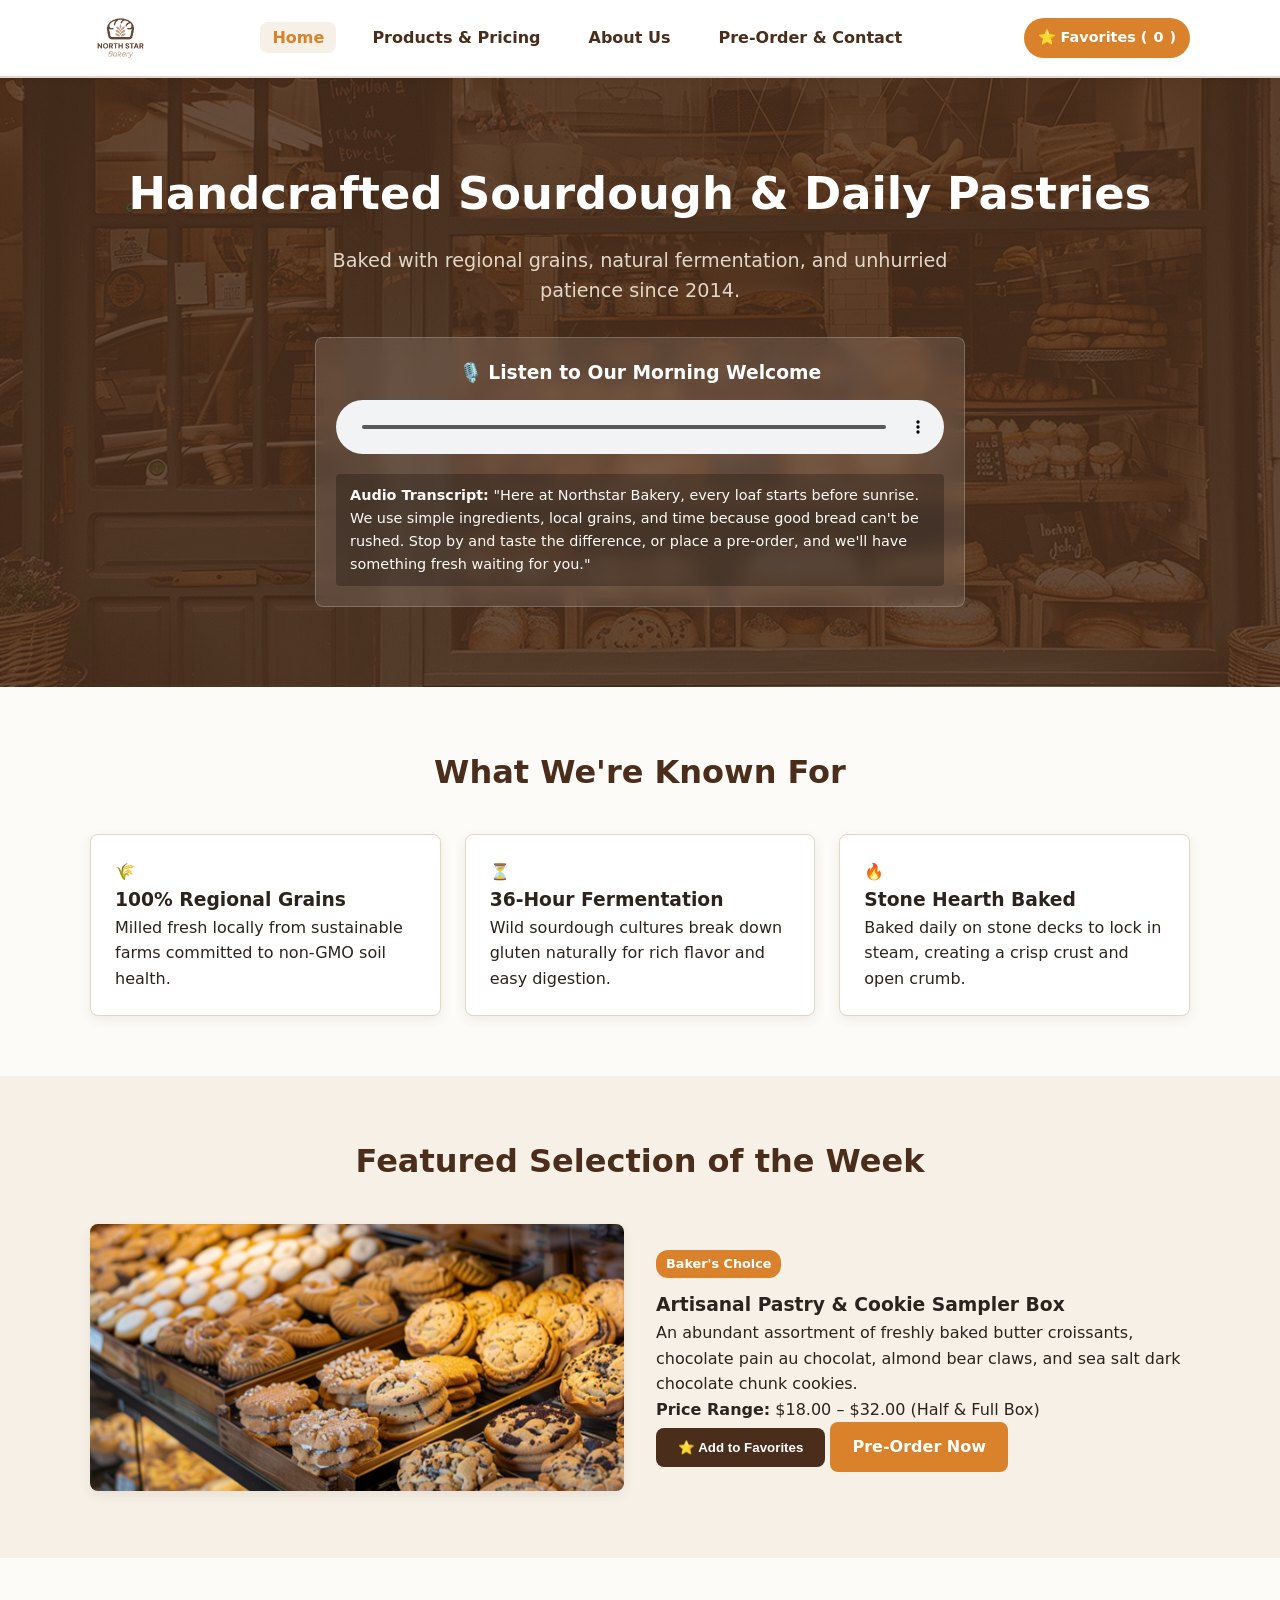
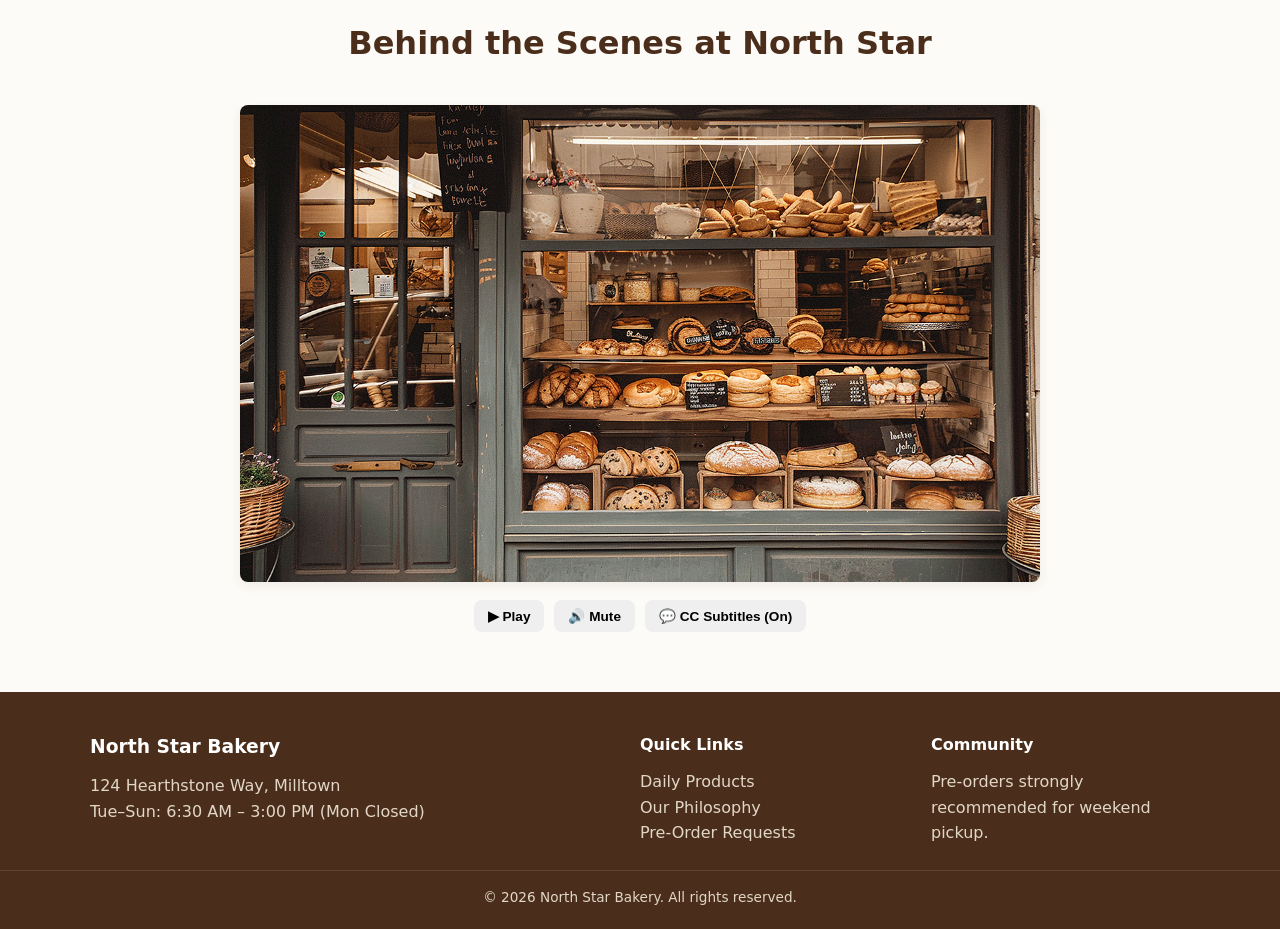
<file: index.html>
<!DOCTYPE html>
<html lang="en">
<head>
  <meta charset="UTF-8">
  <meta name="viewport" content="width=device-width, initial-scale=1.0">
  <title>North Star Bakery | Artisanal Sourdough & Fresh Pastries</title>
  <link rel="stylesheet" href="styles.css">
</head>
<body>
  <!-- Header / Nav -->
  <header class="site-header">
    <div class="container header-inner">
      <a href="index.html" class="brand-logo">
        <img src="images/bakery-logo.png" alt="North Star Bakery Logo">
      </a>
      <button class="nav-toggle" id="nav-toggle" aria-label="Toggle Navigation">☰</button>
      <nav class="main-nav" id="main-nav">
        <ul>
          <li><a href="index.html" class="active">Home</a></li>
          <li><a href="products.html">Products & Pricing</a></li>
          <li><a href="about.html">About Us</a></li>
          <li><a href="contact.html">Pre-Order & Contact</a></li>
        </ul>
      </nav>
      <div class="favorites-badge-container">
        <a href="products.html#favorites-section" class="favorites-badge" id="favorites-badge" title="View Saved Favorites">
          ⭐ Favorites (<span id="fav-count">0</span>)
        </a>
      </div>
    </div>
  </header>

  <!-- Hero Section -->
  <section class="hero">
    <div class="container hero-content">
      <h1>Handcrafted Sourdough & Daily Pastries</h1>
      <p class="hero-tagline">Baked with regional grains, natural fermentation, and unhurried patience since 2014.</p>
      
      <!-- Audio Welcome Player -->
      <div class="audio-card">
        <h3>🎙️ Listen to Our Morning Welcome</h3>
        <audio controls preload="metadata">
          <source src="audio/bakery-welcome.mp3" type="audio/mpeg">
          Your browser does not support the audio element.
        </audio>
        <div class="audio-transcript">
          <strong>Audio Transcript:</strong> "Here at Northstar Bakery, every loaf starts before sunrise. We use simple ingredients, local grains, and time because good bread can't be rushed. Stop by and taste the difference, or place a pre-order, and we'll have something fresh waiting for you."
        </div>
      </div>
    </div>
  </section>

  <!-- Highlights Section -->
  <section class="highlights section">
    <div class="container">
      <h2 class="section-title">What We're Known For</h2>
      <div class="grid grid-3">
        <div class="card highlight-card">
          <div class="card-icon">🌾</div>
          <h3>100% Regional Grains</h3>
          <p>Milled fresh locally from sustainable farms committed to non-GMO soil health.</p>
        </div>
        <div class="card highlight-card">
          <div class="card-icon">⏳</div>
          <h3>36-Hour Fermentation</h3>
          <p>Wild sourdough cultures break down gluten naturally for rich flavor and easy digestion.</p>
        </div>
        <div class="card highlight-card">
          <div class="card-icon">🔥</div>
          <h3>Stone Hearth Baked</h3>
          <p>Baked daily on stone decks to lock in steam, creating a crisp crust and open crumb.</p>
        </div>
      </div>
    </div>
  </section>

  <!-- Featured Item of the Week -->
  <section class="featured-item section bg-alt">
    <div class="container">
      <h2 class="section-title">Featured Selection of the Week</h2>
      <div class="featured-showcase">
        <picture class="featured-picture">
          <source media="(min-width: 768px)" srcset="images/bakery-feature-large.png">
          <img src="images/bakery-feature-small.png" alt="Featured Weekly Pastry and Cookie Selection" class="responsive-feature-img">
        </picture>
        <div class="featured-info">
          <span class="badge">Baker's Choice</span>
          <h3>Artisanal Pastry & Cookie Sampler Box</h3>
          <p>An abundant assortment of freshly baked butter croissants, chocolate pain au chocolat, almond bear claws, and sea salt dark chocolate chunk cookies.</p>
          <p class="price-range"><strong>Price Range:</strong> $18.00 – $32.00 (Half & Full Box)</p>
          <button class="btn btn-primary add-fav-btn" data-id="feat-sampler" data-name="Artisanal Pastry & Cookie Sampler Box" data-price="$18.00 - $32.00">
            ⭐ Add to Favorites
          </button>
          <a href="contact.html?item=SamplerBox" class="btn btn-secondary">Pre-Order Now</a>
        </div>
      </div>
    </div>
  </section>

  <!-- Behind the Scenes Video -->
  <section class="behind-the-scenes section">
    <div class="container">
      <h2 class="section-title">Behind the Scenes at North Star</h2>
      <div class="video-container">
        <video id="bakery-video" poster="images/bakery-storefront.png" preload="metadata">
          <source src="videos/bakery-behind-scenes.mp4" type="video/mp4">
          <track kind="subtitles" src="videos/subtitles-en.vtt" srclang="en" label="English" default>
          Your browser does not support the video tag.
        </video>
        <div class="video-controls">
          <button id="btn-play-pause" class="btn btn-sm">▶ Play</button>
          <button id="btn-mute" class="btn btn-sm">🔊 Mute</button>
          <button id="btn-cc" class="btn btn-sm">💬 CC Subtitles (On)</button>
        </div>
      </div>
    </div>
  </section>

  <!-- Footer -->
  <footer class="site-footer">
    <div class="container footer-grid">
      <div>
        <h3>North Star Bakery</h3>
        <p>124 Hearthstone Way, Milltown</p>
        <p>Tue–Sun: 6:30 AM – 3:00 PM (Mon Closed)</p>
      </div>
      <div>
        <h4>Quick Links</h4>
        <ul>
          <li><a href="products.html">Daily Products</a></li>
          <li><a href="about.html">Our Philosophy</a></li>
          <li><a href="contact.html">Pre-Order Requests</a></li>
        </ul>
      </div>
      <div>
        <h4>Community</h4>
        <p>Pre-orders strongly recommended for weekend pickup.</p>
      </div>
    </div>
    <div class="footer-bottom">
      <p>&copy; 2026 North Star Bakery. All rights reserved.</p>
    </div>
  </footer>

  <script src="script.js"></script>
</body>
</html>
</file>
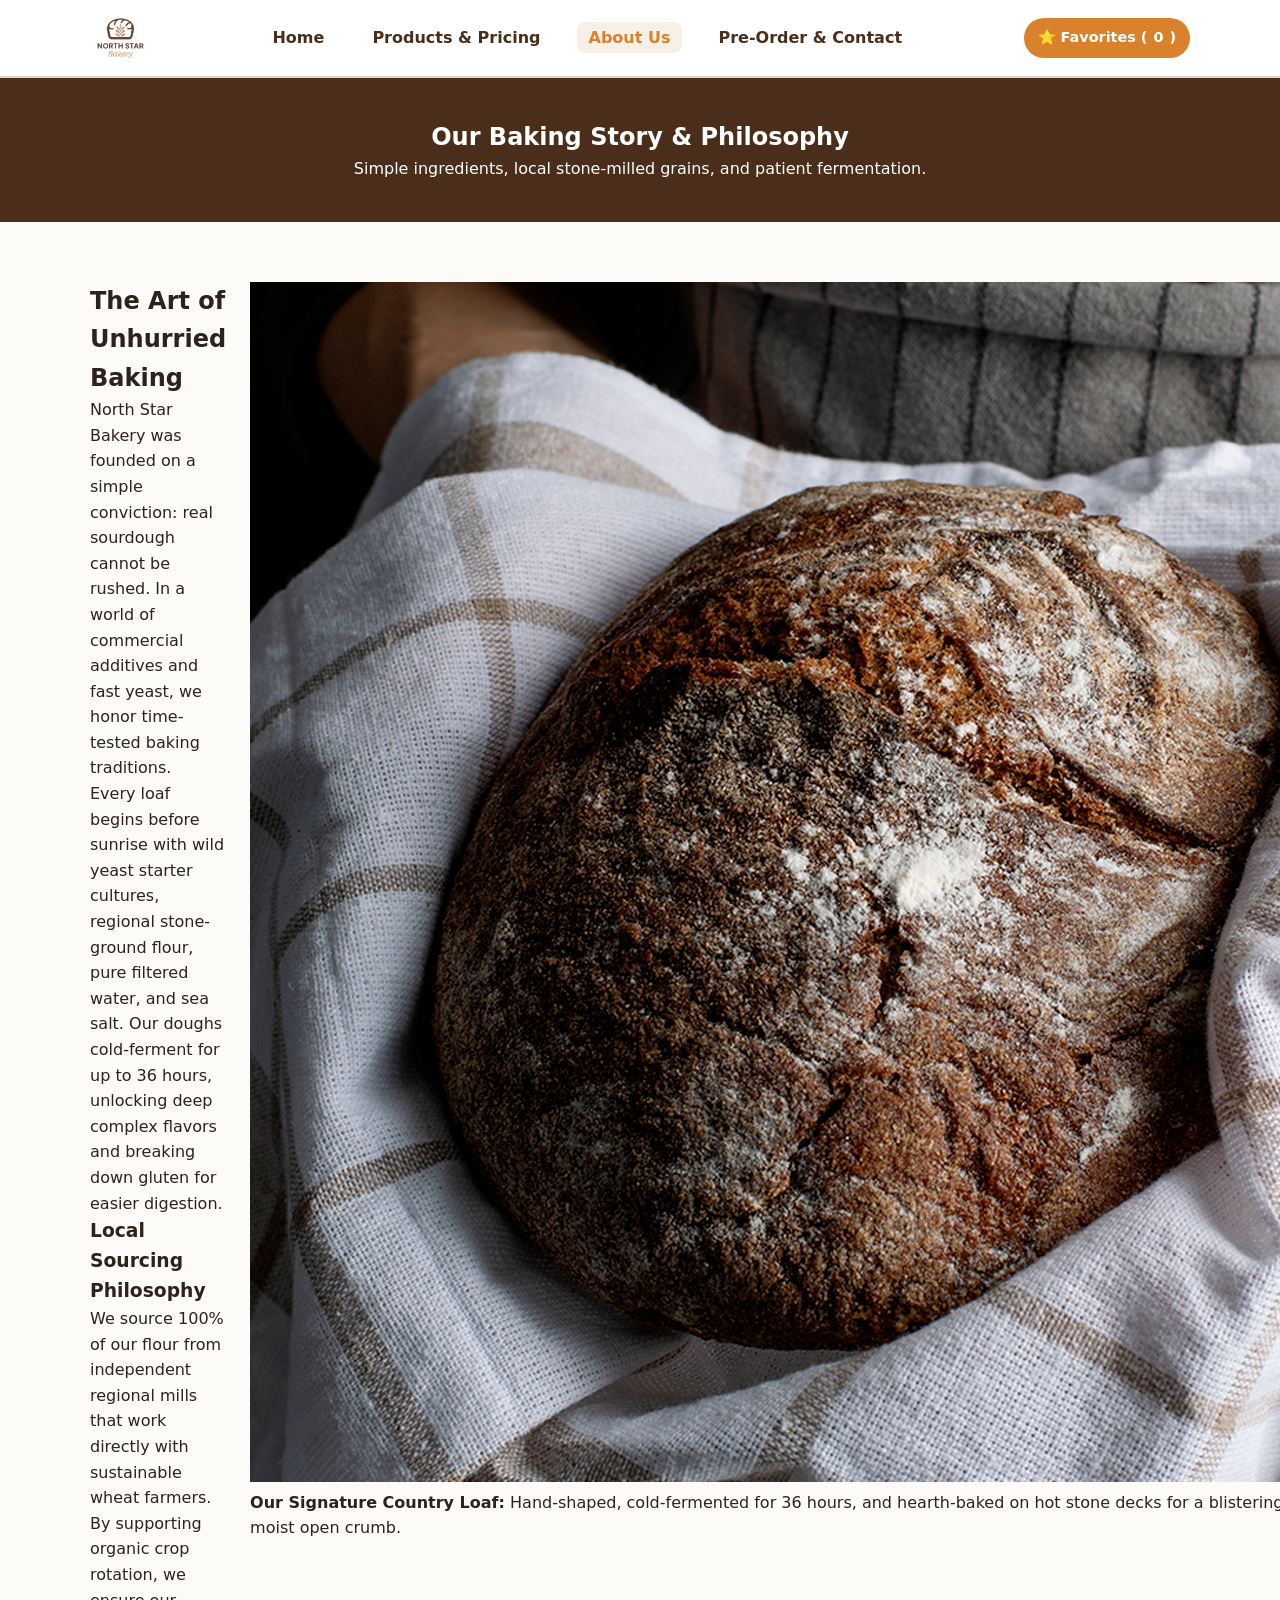
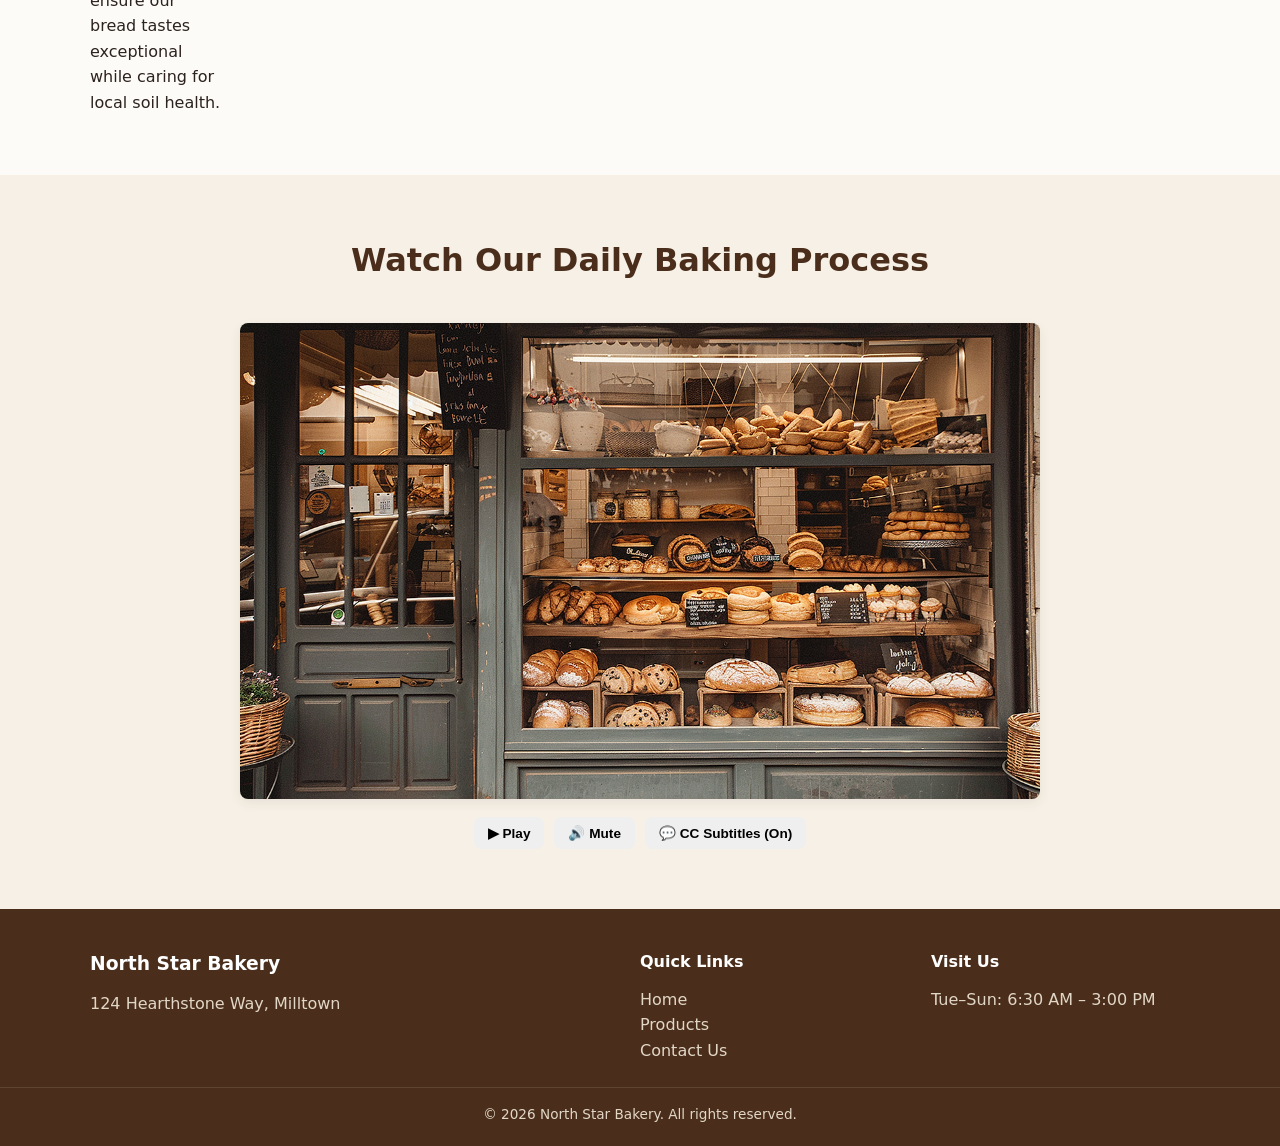
<file: about.html>
<!DOCTYPE html>
<html lang="en">
<head>
  <meta charset="UTF-8">
  <meta name="viewport" content="width=device-width, initial-scale=1.0">
  <title>About Us | North Star Bakery</title>
  <link rel="stylesheet" href="styles.css">
</head>
<body>
  <header class="site-header">
    <div class="container header-inner">
      <a href="index.html" class="brand-logo">
        <img src="images/bakery-logo.png" alt="North Star Bakery Logo">
      </a>
      <button class="nav-toggle" id="nav-toggle" aria-label="Toggle Navigation">☰</button>
      <nav class="main-nav" id="main-nav">
        <ul>
          <li><a href="index.html">Home</a></li>
          <li><a href="products.html">Products & Pricing</a></li>
          <li><a href="about.html" class="active">About Us</a></li>
          <li><a href="contact.html">Pre-Order & Contact</a></li>
        </ul>
      </nav>
      <div class="favorites-badge-container">
        <a href="products.html#favorites-section" class="favorites-badge" id="favorites-badge" title="View Saved Favorites">
          ⭐ Favorites (<span id="fav-count">0</span>)
        </a>
      </div>
    </div>
  </header>

  <section class="page-banner">
    <div class="container">
      <h1>Our Baking Story & Philosophy</h1>
      <p>Simple ingredients, local stone-milled grains, and patient fermentation.</p>
    </div>
  </section>

  <section class="about-content section">
    <div class="container grid grid-2">
      <div>
        <h2>The Art of Unhurried Baking</h2>
        <p>North Star Bakery was founded on a simple conviction: real sourdough cannot be rushed. In a world of commercial additives and fast yeast, we honor time-tested baking traditions.</p>
        <p>Every loaf begins before sunrise with wild yeast starter cultures, regional stone-ground flour, pure filtered water, and sea salt. Our doughs cold-ferment for up to 36 hours, unlocking deep complex flavors and breaking down gluten for easier digestion.</p>
        
        <h3>Local Sourcing Philosophy</h3>
        <p>We source 100% of our flour from independent regional mills that work directly with sustainable wheat farmers. By supporting organic crop rotation, we ensure our bread tastes exceptional while caring for local soil health.</p>
      </div>

      <!-- Signature Loaf Figure -->
      <div class="signature-loaf-box">
        <figure class="signature-loaf-card">
          <img src="images/bakery-signature-loaf.png" alt="North Star Bakery Signature Sourdough Loaf">
          <figcaption>
            <strong>Our Signature Country Loaf:</strong> Hand-shaped, cold-fermented for 36 hours, and hearth-baked on hot stone decks for a blistering dark crust and moist open crumb.
          </figcaption>
        </figure>
      </div>
    </div>
  </section>

  <!-- Video Section -->
  <section class="behind-the-scenes section bg-alt">
    <div class="container">
      <h2 class="section-title">Watch Our Daily Baking Process</h2>
      <div class="video-container">
        <video id="bakery-video-about" poster="images/bakery-storefront.png" preload="metadata">
          <source src="videos/bakery-behind-scenes.mp4" type="video/mp4">
          <track kind="subtitles" src="videos/subtitles-en.vtt" srclang="en" label="English" default>
          Your browser does not support the video tag.
        </video>
        <div class="video-controls">
          <button id="btn-play-pause-about" class="btn btn-sm">▶ Play</button>
          <button id="btn-mute-about" class="btn btn-sm">🔊 Mute</button>
          <button id="btn-cc-about" class="btn btn-sm">💬 CC Subtitles (On)</button>
        </div>
      </div>
    </div>
  </section>

  <footer class="site-footer">
    <div class="container footer-grid">
      <div>
        <h3>North Star Bakery</h3>
        <p>124 Hearthstone Way, Milltown</p>
      </div>
      <div>
        <h4>Quick Links</h4>
        <ul>
          <li><a href="index.html">Home</a></li>
          <li><a href="products.html">Products</a></li>
          <li><a href="contact.html">Contact Us</a></li>
        </ul>
      </div>
      <div>
        <h4>Visit Us</h4>
        <p>Tue–Sun: 6:30 AM – 3:00 PM</p>
      </div>
    </div>
    <div class="footer-bottom">
      <p>&copy; 2026 North Star Bakery. All rights reserved.</p>
    </div>
  </footer>

  <script src="script.js"></script>
</body>
</html>
</file>
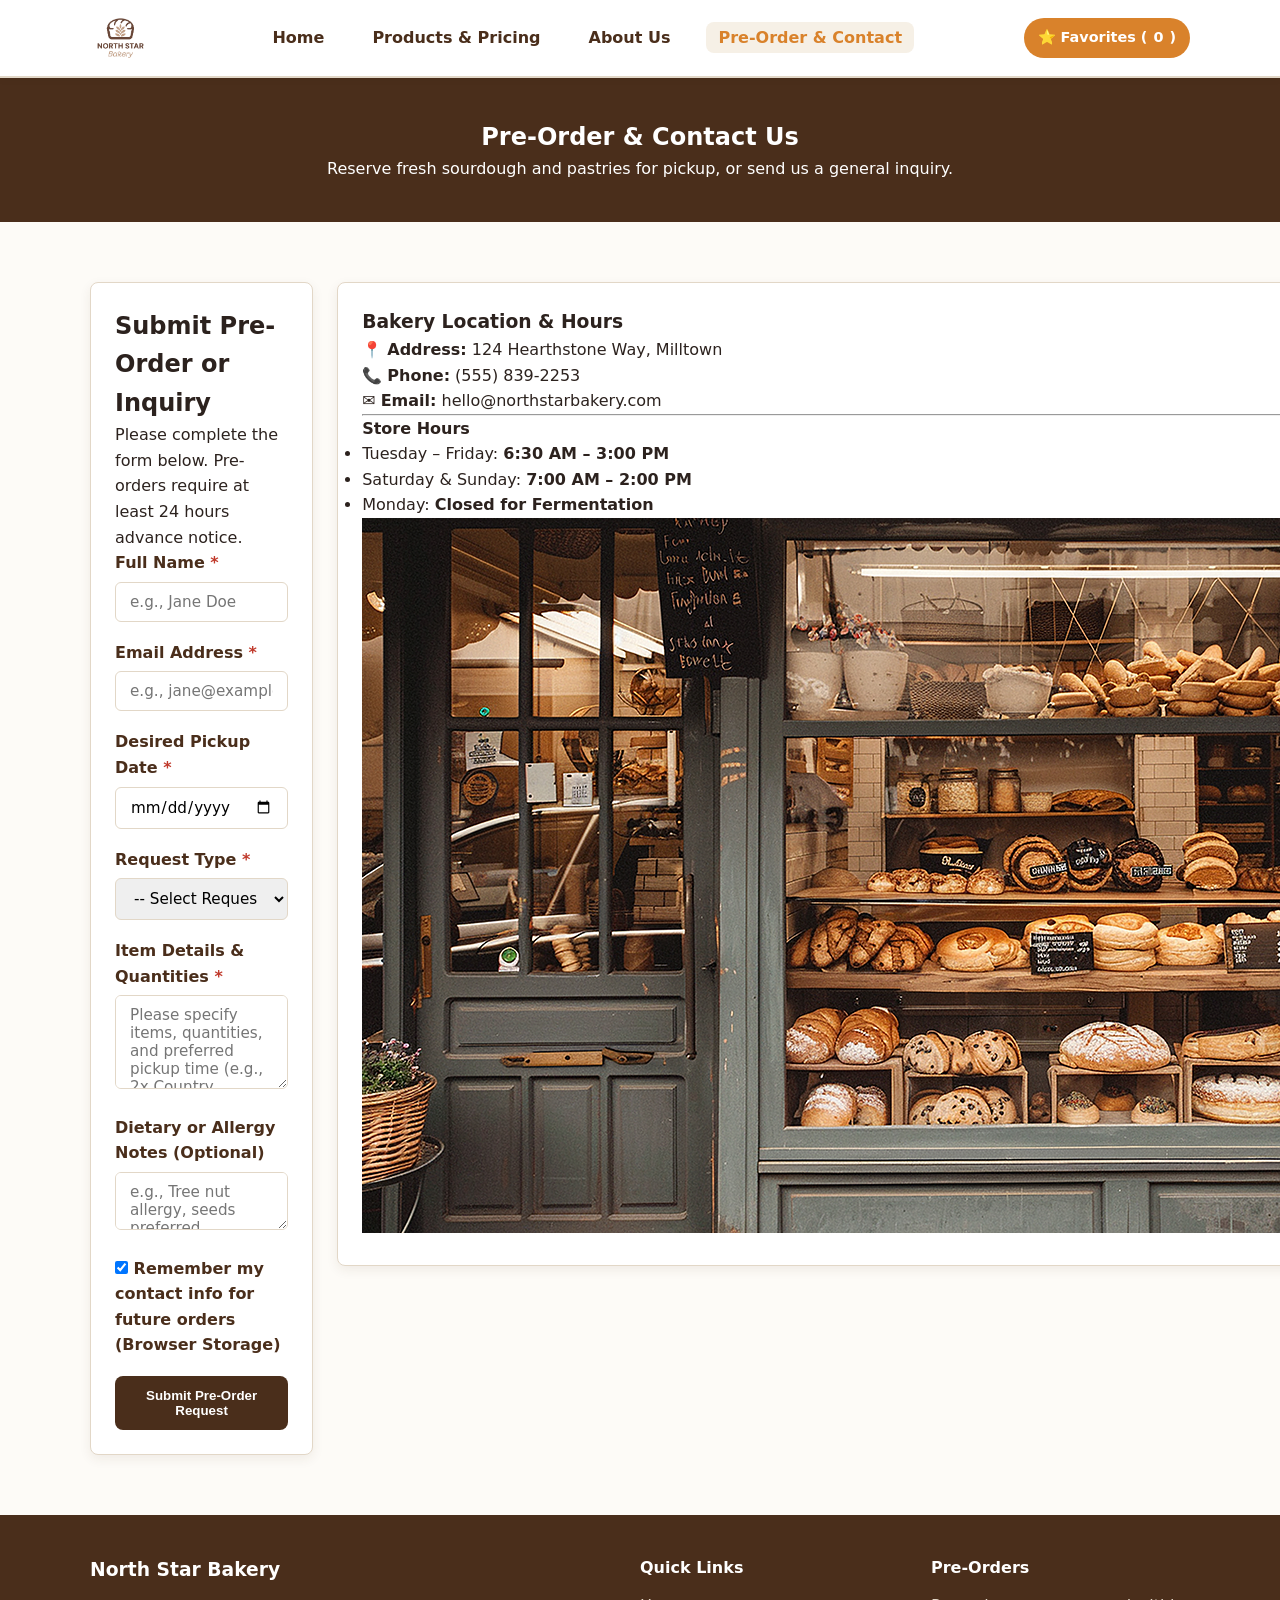
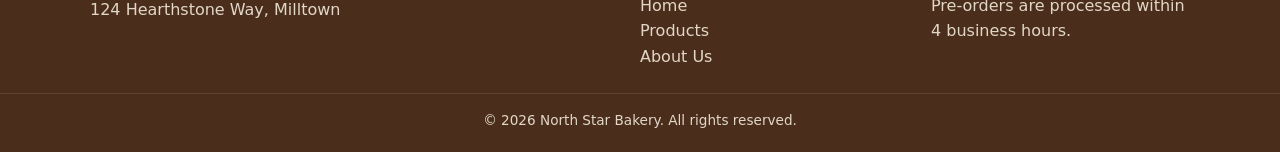
<file: contact.html>
<!DOCTYPE html>
<html lang="en">
<head>
  <meta charset="UTF-8">
  <meta name="viewport" content="width=device-width, initial-scale=1.0">
  <title>Pre-Order & Contact | North Star Bakery</title>
  <link rel="stylesheet" href="styles.css">
</head>
<body>
  <header class="site-header">
    <div class="container header-inner">
      <a href="index.html" class="brand-logo">
        <img src="images/bakery-logo.png" alt="North Star Bakery Logo">
      </a>
      <button class="nav-toggle" id="nav-toggle" aria-label="Toggle Navigation">☰</button>
      <nav class="main-nav" id="main-nav">
        <ul>
          <li><a href="index.html">Home</a></li>
          <li><a href="products.html">Products & Pricing</a></li>
          <li><a href="about.html">About Us</a></li>
          <li><a href="contact.html" class="active">Pre-Order & Contact</a></li>
        </ul>
      </nav>
      <div class="favorites-badge-container">
        <a href="products.html#favorites-section" class="favorites-badge" id="favorites-badge" title="View Saved Favorites">
          ⭐ Favorites (<span id="fav-count">0</span>)
        </a>
      </div>
    </div>
  </header>

  <section class="page-banner">
    <div class="container">
      <h1>Pre-Order & Contact Us</h1>
      <p>Reserve fresh sourdough and pastries for pickup, or send us a general inquiry.</p>
    </div>
  </section>

  <section class="contact-section section">
    <div class="container grid grid-2">
      
      <!-- Pre-Order & Inquiry Form with JS Validation & LocalStorage -->
      <div class="card form-card">
        <h2>Submit Pre-Order or Inquiry</h2>
        <p class="form-desc">Please complete the form below. Pre-orders require at least 24 hours advance notice.</p>
        
        <!-- Favorites auto-fill notice -->
        <div id="fav-autofill-notice" class="alert alert-info hidden">
          💡 <strong>Favorites Detected:</strong> Your saved favorite products have been automatically pre-filled into the Item Details field below!
        </div>

        <form id="preorder-form" novalidate>
          
          <!-- Name Field -->
          <div class="form-group">
            <label for="user_name">Full Name <span class="required">*</span></label>
            <input type="text" id="user_name" name="user_name" class="form-control" placeholder="e.g., Jane Doe">
            <span class="error-msg" id="err-user_name"></span>
          </div>

          <!-- Email Field -->
          <div class="form-group">
            <label for="user_email">Email Address <span class="required">*</span></label>
            <input type="email" id="user_email" name="user_email" class="form-control" placeholder="e.g., jane@example.com">
            <span class="error-msg" id="err-user_email"></span>
          </div>

          <!-- Pickup Date Field -->
          <div class="form-group">
            <label for="pickup_date">Desired Pickup Date <span class="required">*</span></label>
            <input type="date" id="pickup_date" name="pickup_date" class="form-control">
            <span class="error-msg" id="err-pickup_date"></span>
          </div>

          <!-- Request Type Select -->
          <div class="form-group">
            <label for="request_type">Request Type <span class="required">*</span></label>
            <select id="request_type" name="request_type" class="form-control">
              <option value="">-- Select Request Type --</option>
              <option value="preorder">Loaf & Pastry Pre-Order</option>
              <option value="catering">Event / Catering Inquiry</option>
              <option value="general">General Question</option>
            </select>
            <span class="error-msg" id="err-request_type"></span>
          </div>

          <!-- Item Details Textarea -->
          <div class="form-group">
            <label for="item_details">Item Details & Quantities <span class="required">*</span></label>
            <textarea id="item_details" name="item_details" rows="4" class="form-control" placeholder="Please specify items, quantities, and preferred pickup time (e.g., 2x Country Sourdough, 4x Butter Croissants at 9:00 AM)"></textarea>
            <span class="error-msg" id="err-item_details"></span>
          </div>

          <!-- Allergy Notes -->
          <div class="form-group">
            <label for="allergy_notes">Dietary or Allergy Notes (Optional)</label>
            <textarea id="allergy_notes" name="allergy_notes" rows="2" class="form-control" placeholder="e.g., Tree nut allergy, seeds preferred"></textarea>
          </div>

          <!-- Remember Me Checkbox -->
          <div class="form-group form-checkbox">
            <label>
              <input type="checkbox" id="remember_me" checked> Remember my contact info for future orders (Browser Storage)
            </label>
          </div>

          <button type="submit" class="btn btn-primary btn-block">Submit Pre-Order Request</button>
        </form>

        <!-- Form Submission Modal/Message -->
        <div id="form-success-message" class="alert alert-success hidden">
          🎉 <strong>Pre-Order Submitted Successfully!</strong><br>
          Thank you, <span id="confirm-name"></span>! We have received your request for <span id="confirm-date"></span>. A confirmation summary has been sent to <em><span id="confirm-email"></span></em>.
        </div>
      </div>

      <!-- Store Info & Map -->
      <div class="store-info-box">
        <div class="card info-card">
          <h3>Bakery Location & Hours</h3>
          <p>📍 <strong>Address:</strong> 124 Hearthstone Way, Milltown</p>
          <p>📞 <strong>Phone:</strong> (555) 839-2253</p>
          <p>✉️ <strong>Email:</strong> hello@northstarbakery.com</p>
          
          <hr>
          
          <h4>Store Hours</h4>
          <ul class="hours-list">
            <li><span>Tuesday – Friday:</span> <strong>6:30 AM – 3:00 PM</strong></li>
            <li><span>Saturday & Sunday:</span> <strong>7:00 AM – 2:00 PM</strong></li>
            <li><span>Monday:</span> <strong>Closed for Fermentation</strong></li>
          </ul>

          <div class="storefront-preview">
            <img src="images/bakery-storefront.png" alt="North Star Bakery Storefront Display Window">
          </div>
        </div>
      </div>

    </div>
  </section>

  <footer class="site-footer">
    <div class="container footer-grid">
      <div>
        <h3>North Star Bakery</h3>
        <p>124 Hearthstone Way, Milltown</p>
      </div>
      <div>
        <h4>Quick Links</h4>
        <ul>
          <li><a href="index.html">Home</a></li>
          <li><a href="products.html">Products</a></li>
          <li><a href="about.html">About Us</a></li>
        </ul>
      </div>
      <div>
        <h4>Pre-Orders</h4>
        <p>Pre-orders are processed within 4 business hours.</p>
      </div>
    </div>
    <div class="footer-bottom">
      <p>&copy; 2026 North Star Bakery. All rights reserved.</p>
    </div>
  </footer>

  <script src="script.js"></script>
</body>
</html>
</file>
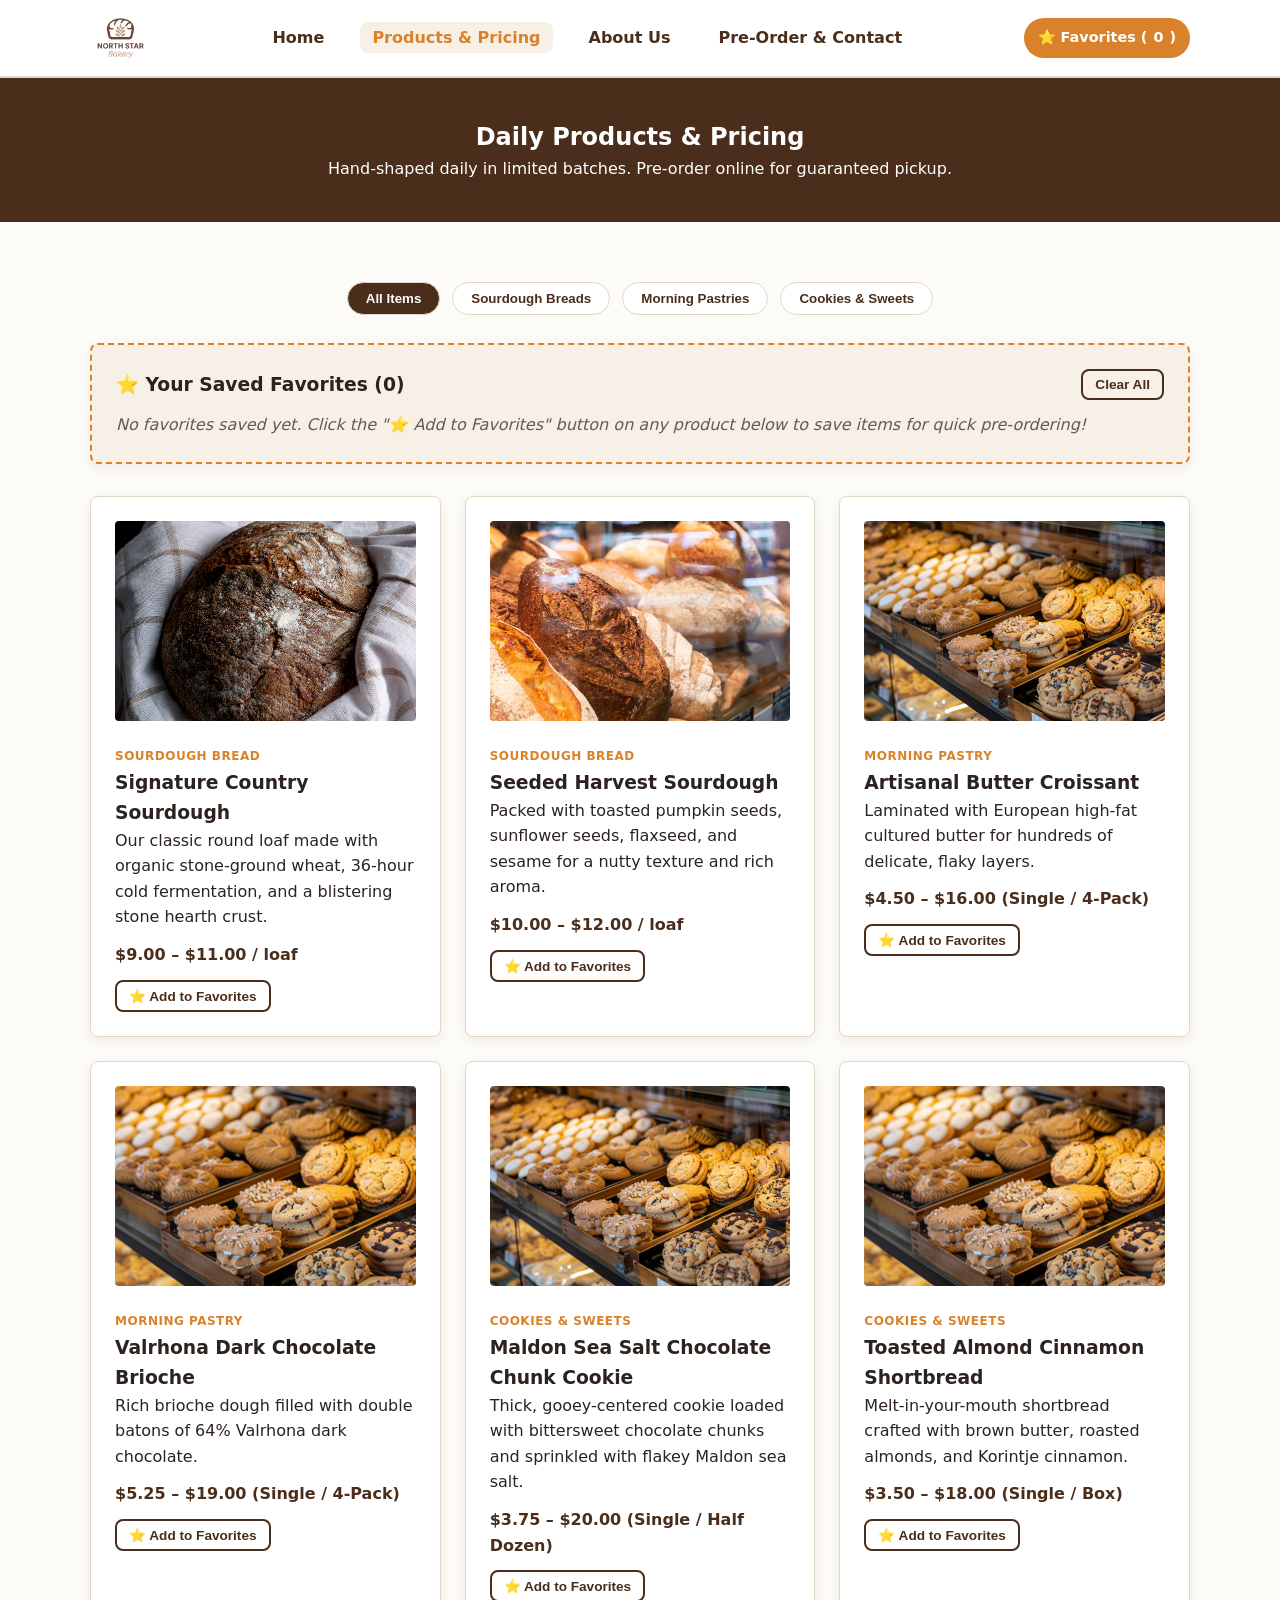
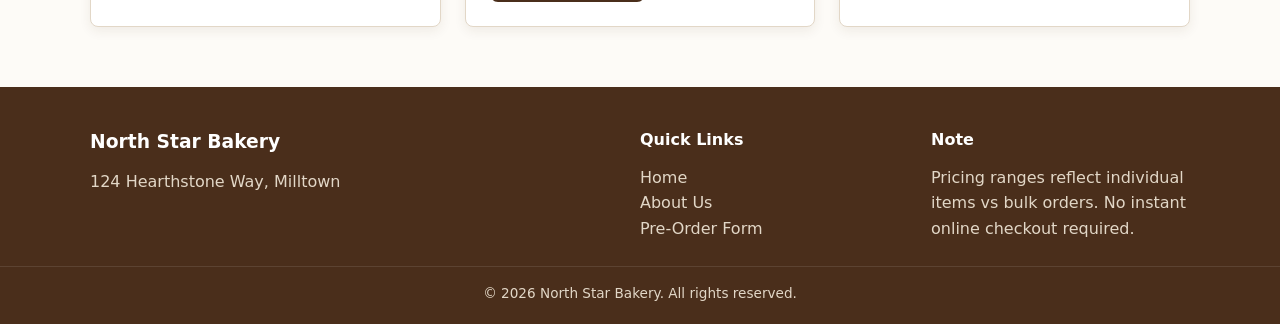
<file: products.html>
<!DOCTYPE html>
<html lang="en">
<head>
  <meta charset="UTF-8">
  <meta name="viewport" content="width=device-width, initial-scale=1.0">
  <title>Products & Pricing | North Star Bakery</title>
  <link rel="stylesheet" href="styles.css">
</head>
<body>
  <header class="site-header">
    <div class="container header-inner">
      <a href="index.html" class="brand-logo">
        <img src="images/bakery-logo.png" alt="North Star Bakery Logo">
      </a>
      <button class="nav-toggle" id="nav-toggle" aria-label="Toggle Navigation">☰</button>
      <nav class="main-nav" id="main-nav">
        <ul>
          <li><a href="index.html">Home</a></li>
          <li><a href="products.html" class="active">Products & Pricing</a></li>
          <li><a href="about.html">About Us</a></li>
          <li><a href="contact.html">Pre-Order & Contact</a></li>
        </ul>
      </nav>
      <div class="favorites-badge-container">
        <a href="#favorites-section" class="favorites-badge" id="favorites-badge" title="View Saved Favorites">
          ⭐ Favorites (<span id="fav-count">0</span>)
        </a>
      </div>
    </div>
  </header>

  <section class="page-banner">
    <div class="container">
      <h1>Daily Products & Pricing</h1>
      <p>Hand-shaped daily in limited batches. Pre-order online for guaranteed pickup.</p>
    </div>
  </section>

  <!-- Interactive Category Filter & Favorites -->
  <section class="products-section section">
    <div class="container">
      
      <!-- Dynamic Filter Buttons -->
      <div class="filter-controls">
        <button class="filter-btn active" data-category="all">All Items</button>
        <button class="filter-btn" data-category="breads">Sourdough Breads</button>
        <button class="filter-btn" data-category="pastries">Morning Pastries</button>
        <button class="filter-btn" data-category="cookies">Cookies & Sweets</button>
      </div>

      <!-- Favorites Wishlist Drawer / Summary Box -->
      <div id="favorites-section" class="favorites-drawer card">
        <div class="favorites-header">
          <h3>⭐ Your Saved Favorites (<span id="fav-summary-count">0</span>)</h3>
          <button id="clear-favs-btn" class="btn btn-sm btn-outline">Clear All</button>
        </div>
        <div id="favorites-list" class="favorites-list-empty">
          <p>No favorites saved yet. Click the "⭐ Add to Favorites" button on any product below to save items for quick pre-ordering!</p>
        </div>
        <div id="favorites-actions" class="favorites-actions hidden">
          <a href="contact.html" id="preorder-favs-btn" class="btn btn-primary">Proceed to Pre-Order Saved Items →</a>
        </div>
      </div>

      <!-- Product Cards Grid -->
      <div class="grid grid-3" id="products-grid">
        
        <!-- Bread Card 1 -->
        <div class="card product-card" data-category="breads">
          <img src="images/bakery-signature-loaf.png" alt="Signature Country Sourdough" class="product-img">
          <div class="product-body">
            <span class="category-tag">Sourdough Bread</span>
            <h3>Signature Country Sourdough</h3>
            <p>Our classic round loaf made with organic stone-ground wheat, 36-hour cold fermentation, and a blistering stone hearth crust.</p>
            <div class="product-meta">
              <span class="price">$9.00 – $11.00 / loaf</span>
            </div>
            <div class="product-actions">
              <button class="btn btn-sm btn-outline add-fav-btn" data-id="bread-signature" data-name="Signature Country Sourdough" data-price="$9.00 - $11.00">
                ⭐ Add to Favorites
              </button>
            </div>
          </div>
        </div>

        <!-- Bread Card 2 -->
        <div class="card product-card" data-category="breads">
          <img src="images/bakery-bread.png" alt="Multigrain & Seed Loaf" class="product-img">
          <div class="product-body">
            <span class="category-tag">Sourdough Bread</span>
            <h3>Seeded Harvest Sourdough</h3>
            <p>Packed with toasted pumpkin seeds, sunflower seeds, flaxseed, and sesame for a nutty texture and rich aroma.</p>
            <div class="product-meta">
              <span class="price">$10.00 – $12.00 / loaf</span>
            </div>
            <div class="product-actions">
              <button class="btn btn-sm btn-outline add-fav-btn" data-id="bread-seeded" data-name="Seeded Harvest Sourdough" data-price="$10.00 - $12.00">
                ⭐ Add to Favorites
              </button>
            </div>
          </div>
        </div>

        <!-- Pastry Card 1 -->
        <div class="card product-card" data-category="pastries">
          <img src="images/bakery-feature-small.png" alt="Butter Croissants" class="product-img">
          <div class="product-body">
            <span class="category-tag">Morning Pastry</span>
            <h3>Artisanal Butter Croissant</h3>
            <p>Laminated with European high-fat cultured butter for hundreds of delicate, flaky layers.</p>
            <div class="product-meta">
              <span class="price">$4.50 – $16.00 (Single / 4-Pack)</span>
            </div>
            <div class="product-actions">
              <button class="btn btn-sm btn-outline add-fav-btn" data-id="pastry-croissant" data-name="Artisanal Butter Croissant" data-price="$4.50 - $16.00">
                ⭐ Add to Favorites
              </button>
            </div>
          </div>
        </div>

        <!-- Pastry Card 2 -->
        <div class="card product-card" data-category="pastries">
          <img src="images/bakery-feature-large.png" alt="Valrhona Pain au Chocolat" class="product-img">
          <div class="product-body">
            <span class="category-tag">Morning Pastry</span>
            <h3>Valrhona Dark Chocolate Brioche</h3>
            <p>Rich brioche dough filled with double batons of 64% Valrhona dark chocolate.</p>
            <div class="product-meta">
              <span class="price">$5.25 – $19.00 (Single / 4-Pack)</span>
            </div>
            <div class="product-actions">
              <button class="btn btn-sm btn-outline add-fav-btn" data-id="pastry-choc-brioche" data-name="Valrhona Dark Chocolate Brioche" data-price="$5.25 - $19.00">
                ⭐ Add to Favorites
              </button>
            </div>
          </div>
        </div>

        <!-- Cookie Card 1 -->
        <div class="card product-card" data-category="cookies">
          <img src="images/bakery-feature-small.png" alt="Sea Salt Dark Chocolate Cookies" class="product-img">
          <div class="product-body">
            <span class="category-tag">Cookies & Sweets</span>
            <h3>Maldon Sea Salt Chocolate Chunk Cookie</h3>
            <p>Thick, gooey-centered cookie loaded with bittersweet chocolate chunks and sprinkled with flakey Maldon sea salt.</p>
            <div class="product-meta">
              <span class="price">$3.75 – $20.00 (Single / Half Dozen)</span>
            </div>
            <div class="product-actions">
              <button class="btn btn-sm btn-outline add-fav-btn" data-id="cookie-seasalt" data-name="Maldon Sea Salt Chocolate Chunk Cookie" data-price="$3.75 - $20.00">
                ⭐ Add to Favorites
              </button>
            </div>
          </div>
        </div>

        <!-- Cookie Card 2 -->
        <div class="card product-card" data-category="cookies">
          <img src="images/bakery-feature-large.png" alt="Almond Cinnamon Shortbread" class="product-img">
          <div class="product-body">
            <span class="category-tag">Cookies & Sweets</span>
            <h3>Toasted Almond Cinnamon Shortbread</h3>
            <p>Melt-in-your-mouth shortbread crafted with brown butter, roasted almonds, and Korintje cinnamon.</p>
            <div class="product-meta">
              <span class="price">$3.50 – $18.00 (Single / Box)</span>
            </div>
            <div class="product-actions">
              <button class="btn btn-sm btn-outline add-fav-btn" data-id="cookie-shortbread" data-name="Toasted Almond Cinnamon Shortbread" data-price="$3.50 - $18.00">
                ⭐ Add to Favorites
              </button>
            </div>
          </div>
        </div>

      </div>
    </div>
  </section>

  <footer class="site-footer">
    <div class="container footer-grid">
      <div>
        <h3>North Star Bakery</h3>
        <p>124 Hearthstone Way, Milltown</p>
      </div>
      <div>
        <h4>Quick Links</h4>
        <ul>
          <li><a href="index.html">Home</a></li>
          <li><a href="about.html">About Us</a></li>
          <li><a href="contact.html">Pre-Order Form</a></li>
        </ul>
      </div>
      <div>
        <h4>Note</h4>
        <p>Pricing ranges reflect individual items vs bulk orders. No instant online checkout required.</p>
      </div>
    </div>
    <div class="footer-bottom">
      <p>&copy; 2026 North Star Bakery. All rights reserved.</p>
    </div>
  </footer>

  <script src="script.js"></script>
</body>
</html>
</file>
<file: styles.css>
/* North Star Bakery Stylesheet - Touchstone 4 Aligned */

:root {
  --primary: #4A2E1B;        /* Dark Roast Brown */
  --primary-light: #6E472D;
  --accent: #D9822B;         /* Warm Gold / Crust Accent */
  --accent-hover: #B5671B;
  --bg-main: #FDFBF7;        /* Warm Wheat Background */
  --bg-card: #FFFFFF;
  --bg-alt: #F6F0E6;         /* Soft Sand Tint */
  --text-main: #2C221E;
  --text-muted: #665A52;
  --border: #E2D7C7;
  --danger: #C0392B;
  --success: #27AE60;
  --radius: 8px;
  --shadow: 0 4px 12px rgba(74, 46, 27, 0.08);
  --font-family: 'Segoe UI', system-ui, -apple-system, sans-serif;
}

* {
  box-sizing: border-box;
  margin: 0;
  padding: 0;
}

body {
  font-family: var(--font-family);
  background-color: var(--bg-main);
  color: var(--text-main);
  line-height: 1.6;
}

.container {
  max-width: 1140px;
  margin: 0 auto;
  padding: 0 20px;
}

/* Header & Nav */
.site-header {
  background-color: var(--bg-card);
  border-bottom: 2px solid var(--border);
  position: sticky;
  top: 0;
  z-index: 100;
  box-shadow: 0 2px 8px rgba(0,0,0,0.04);
}

.header-inner {
  display: flex;
  align-items: center;
  justify-content: space-between;
  padding: 12px 20px;
}

.brand-logo img {
  height: 52px;
  width: auto;
  display: block;
}

.main-nav ul {
  display: flex;
  list-style: none;
  gap: 24px;
}

.main-nav a {
  text-decoration: none;
  color: var(--primary);
  font-weight: 600;
  padding: 6px 12px;
  border-radius: var(--radius);
  transition: all 0.2s ease;
}

.main-nav a:hover,
.main-nav a.active {
  background-color: var(--bg-alt);
  color: var(--accent);
}

.favorites-badge {
  display: inline-flex;
  align-items: center;
  gap: 6px;
  background-color: var(--accent);
  color: #FFF;
  text-decoration: none;
  font-weight: 700;
  font-size: 0.9rem;
  padding: 8px 14px;
  border-radius: 20px;
  transition: background-color 0.2s;
}

.favorites-badge:hover {
  background-color: var(--accent-hover);
}

.nav-toggle {
  display: none;
  background: none;
  border: 1px solid var(--border);
  font-size: 1.5rem;
  padding: 4px 10px;
  border-radius: 4px;
  cursor: pointer;
}

/* Buttons */
.btn {
  display: inline-block;
  font-weight: 600;
  text-align: center;
  padding: 10px 20px;
  border-radius: var(--radius);
  border: 2px solid transparent;
  cursor: pointer;
  transition: all 0.2s ease;
  text-decoration: none;
}

.btn-primary {
  background-color: var(--primary);
  color: #FFF;
}

.btn-primary:hover {
  background-color: var(--primary-light);
}

.btn-secondary {
  background-color: var(--accent);
  color: #FFF;
}

.btn-secondary:hover {
  background-color: var(--accent-hover);
}

.btn-outline {
  background-color: transparent;
  border-color: var(--primary);
  color: var(--primary);
}

.btn-outline:hover,
.btn-outline.active {
  background-color: var(--primary);
  color: #FFF;
}

.btn-sm {
  padding: 6px 12px;
  font-size: 0.85rem;
}

.btn-block {
  display: block;
  width: 100%;
}

/* Sections & Layout */
.section {
  padding: 60px 0;
}

.section-title {
  text-align: center;
  font-size: 2rem;
  color: var(--primary);
  margin-bottom: 36px;
}

.bg-alt {
  background-color: var(--bg-alt);
}

.grid {
  display: grid;
  gap: 24px;
}

.grid-2 { grid-template-columns: repeat(2, 1fr); }
.grid-3 { grid-template-columns: repeat(3, 1fr); }

/* Cards */
.card {
  background-color: var(--bg-card);
  border: 1px solid var(--border);
  border-radius: var(--radius);
  padding: 24px;
  box-shadow: var(--shadow);
}

/* Hero */
.hero {
  background: linear-gradient(rgba(74, 46, 27, 0.85), rgba(74, 46, 27, 0.85)), url('images/bakery-storefront.png');
  background-size: cover;
  background-position: center;
  color: #FFF;
  padding: 80px 0;
  text-align: center;
}

.hero h1 {
  font-size: 2.8rem;
  margin-bottom: 16px;
  color: #FFF;
}

.hero-tagline {
  font-size: 1.2rem;
  max-width: 700px;
  margin: 0 auto 30px;
  color: #E2D7C7;
}

.audio-card {
  background: rgba(255, 255, 255, 0.12);
  backdrop-filter: blur(8px);
  border: 1px solid rgba(255, 255, 255, 0.2);
  max-width: 650px;
  margin: 0 auto;
  padding: 20px;
  border-radius: var(--radius);
}

.audio-card h3 {
  margin-bottom: 12px;
  color: #FFF;
}

.audio-card audio {
  width: 100%;
  margin-bottom: 12px;
}

.audio-transcript {
  font-size: 0.9rem;
  color: #FDFBF7;
  text-align: left;
  background: rgba(0,0,0,0.25);
  padding: 10px 14px;
  border-radius: 4px;
}

/* Featured Showcase */
.featured-showcase {
  display: grid;
  grid-template-columns: 1fr 1fr;
  gap: 32px;
  align-items: center;
}

.responsive-feature-img {
  width: 100%;
  height: auto;
  border-radius: var(--radius);
  box-shadow: var(--shadow);
}

.badge {
  display: inline-block;
  background-color: var(--accent);
  color: #FFF;
  font-size: 0.8rem;
  font-weight: 700;
  padding: 4px 10px;
  border-radius: 12px;
  margin-bottom: 12px;
}

/* Products Page */
.page-banner {
  background-color: var(--primary);
  color: #FFF;
  padding: 40px 0;
  text-align: center;
}

.filter-controls {
  display: flex;
  justify-content: center;
  gap: 12px;
  margin-bottom: 28px;
  flex-wrap: wrap;
}

.filter-btn {
  background-color: var(--bg-card);
  border: 1px solid var(--border);
  padding: 8px 18px;
  border-radius: 20px;
  font-weight: 600;
  cursor: pointer;
  color: var(--primary);
  transition: all 0.2s;
}

.filter-btn.active, .filter-btn:hover {
  background-color: var(--primary);
  color: #FFF;
}

.product-img {
  width: 100%;
  height: 200px;
  object-fit: cover;
  border-radius: 4px;
  margin-bottom: 14px;
}

.category-tag {
  font-size: 0.75rem;
  font-weight: 700;
  text-transform: uppercase;
  color: var(--accent);
  letter-spacing: 0.5px;
}

.product-meta {
  margin: 12px 0;
  font-weight: 700;
  color: var(--primary);
}

/* Favorites Drawer */
.favorites-drawer {
  background-color: var(--bg-alt);
  border: 2px dashed var(--accent);
  margin-bottom: 32px;
}

.favorites-header {
  display: flex;
  justify-content: space-between;
  align-items: center;
  margin-bottom: 12px;
}

.favorites-list-empty {
  font-style: italic;
  color: var(--text-muted);
}

.fav-item-row {
  display: flex;
  justify-content: space-between;
  align-items: center;
  padding: 8px 0;
  border-bottom: 1px solid var(--border);
}

.favorites-actions {
  margin-top: 16px;
  text-align: right;
}

/* Video Player */
.video-container {
  max-width: 800px;
  margin: 0 auto;
}

.video-container video {
  width: 100%;
  border-radius: var(--radius);
  box-shadow: var(--shadow);
}

.video-controls {
  display: flex;
  gap: 10px;
  margin-top: 10px;
  justify-content: center;
}

/* Forms & Validation */
.form-group {
  margin-bottom: 18px;
}

.form-group label {
  display: block;
  font-weight: 600;
  margin-bottom: 6px;
  color: var(--primary);
}

.required {
  color: var(--danger);
}

.form-control {
  width: 100%;
  padding: 10px 14px;
  border: 1px solid var(--border);
  border-radius: 6px;
  font-family: inherit;
  font-size: 0.95rem;
}

.form-control:focus {
  outline: none;
  border-color: var(--accent);
  box-shadow: 0 0 0 3px rgba(217, 130, 43, 0.15);
}

.form-control.is-invalid {
  border-color: var(--danger);
  background-color: #FDEDEC;
}

.error-msg {
  display: block;
  color: var(--danger);
  font-size: 0.825rem;
  margin-top: 4px;
  font-weight: 600;
}

.alert {
  padding: 14px 18px;
  border-radius: var(--radius);
  margin-bottom: 20px;
}

.alert-info {
  background-color: #EBF5FB;
  border: 1px solid #AED6F1;
  color: #1B4F72;
}

.alert-success {
  background-color: #E8F8F5;
  border: 1px solid #A3E4D7;
  color: #117864;
}

.hidden {
  display: none !important;
}

/* Footer */
.site-footer {
  background-color: var(--primary);
  color: #E2D7C7;
  padding: 40px 0 20px;
}

.footer-grid {
  display: grid;
  grid-template-columns: 2fr 1fr 1fr;
  gap: 32px;
  margin-bottom: 24px;
}

.site-footer h3, .site-footer h4 {
  color: #FFF;
  margin-bottom: 12px;
}

.site-footer ul {
  list-style: none;
}

.site-footer a {
  color: #E2D7C7;
  text-decoration: none;
}

.site-footer a:hover {
  color: var(--accent);
}

.footer-bottom {
  border-top: 1px solid rgba(255,255,255,0.1);
  padding-top: 16px;
  text-align: center;
  font-size: 0.85rem;
}

/* Responsive */
@media (max-width: 768px) {
  .nav-toggle { display: block; }
  .main-nav {
    display: none;
    width: 100%;
    position: absolute;
    top: 100%;
    left: 0;
    background-color: var(--bg-card);
    padding: 16px;
    border-bottom: 2px solid var(--border);
  }
  .main-nav.open { display: block; }
  .main-nav ul { flex-direction: column; }
  .grid-2, .grid-3 { grid-template-columns: 1fr; }
  .featured-showcase { grid-template-columns: 1fr; }
  .footer-grid { grid-template-columns: 1fr; }
}
</file>
